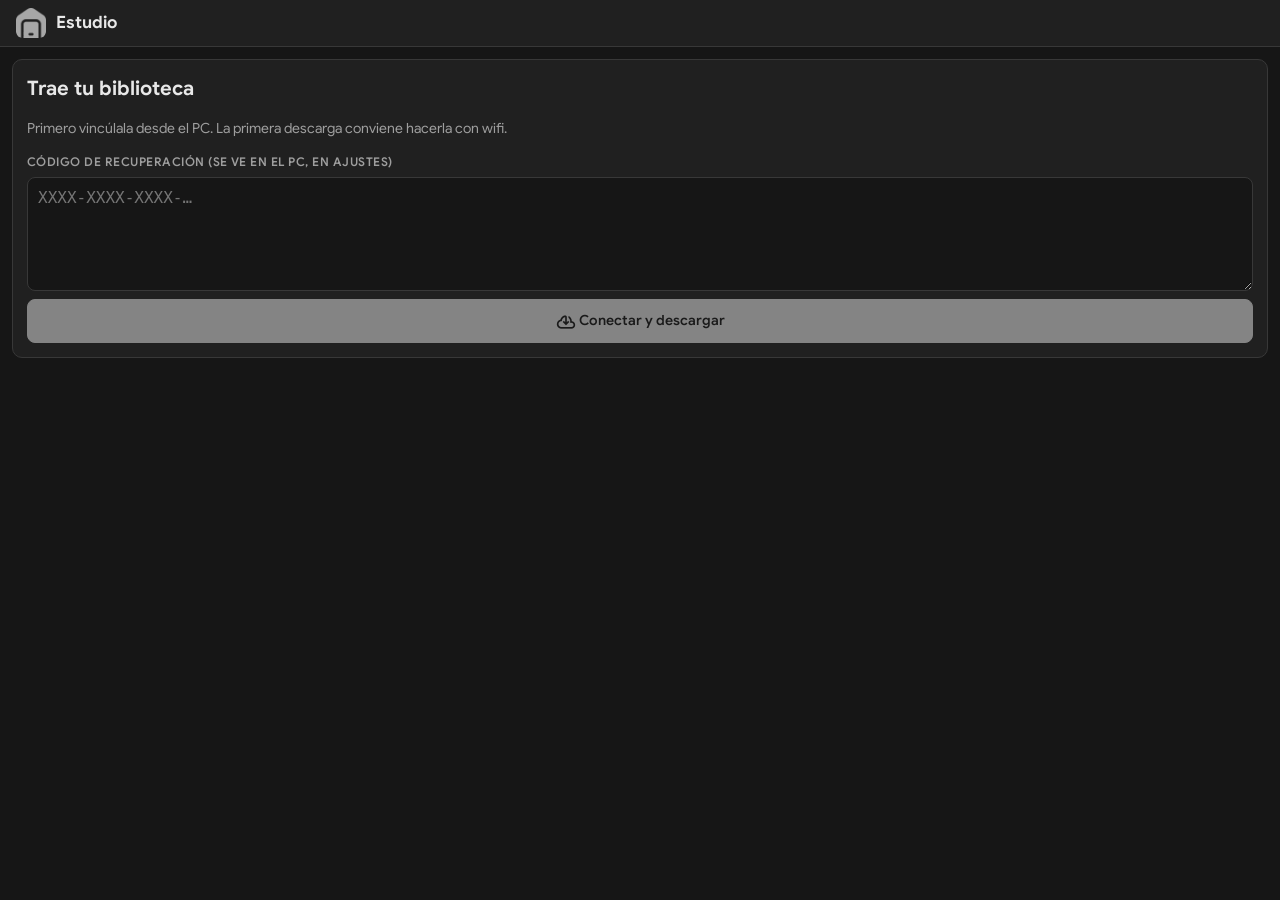
<file: index.html>
<!doctype html>
<html lang="es" data-theme="dark">
<head>
  <meta charset="utf-8" />
  <meta name="viewport" content="width=device-width, initial-scale=1, viewport-fit=cover" />
  <meta http-equiv="Content-Security-Policy" content="default-src 'self'; script-src 'self' https://accounts.google.com/gsi/client; connect-src 'self' https://www.googleapis.com https://accounts.google.com/gsi/; frame-src https://accounts.google.com/gsi/; style-src 'self' 'unsafe-inline' https://accounts.google.com/gsi/style; img-src 'self' blob: data:; font-src 'self'" />
  <meta name="referrer" content="strict-origin-when-cross-origin" />
  <meta name="apple-mobile-web-app-capable" content="yes" />
  <meta name="apple-mobile-web-app-title" content="Estudio" />
  <meta name="theme-color" content="#202020" />
  <title>Estudio</title>
  <link rel="manifest" href="./manifest.webmanifest" />
  <link rel="apple-touch-icon" href="./icono.png" />
  <script type="module" crossorigin src="./app.js"></script>
  <link rel="stylesheet" crossorigin href="./app.css">
</head>
<body>
  <div id="root"></div>
</body>
</html>
</file>
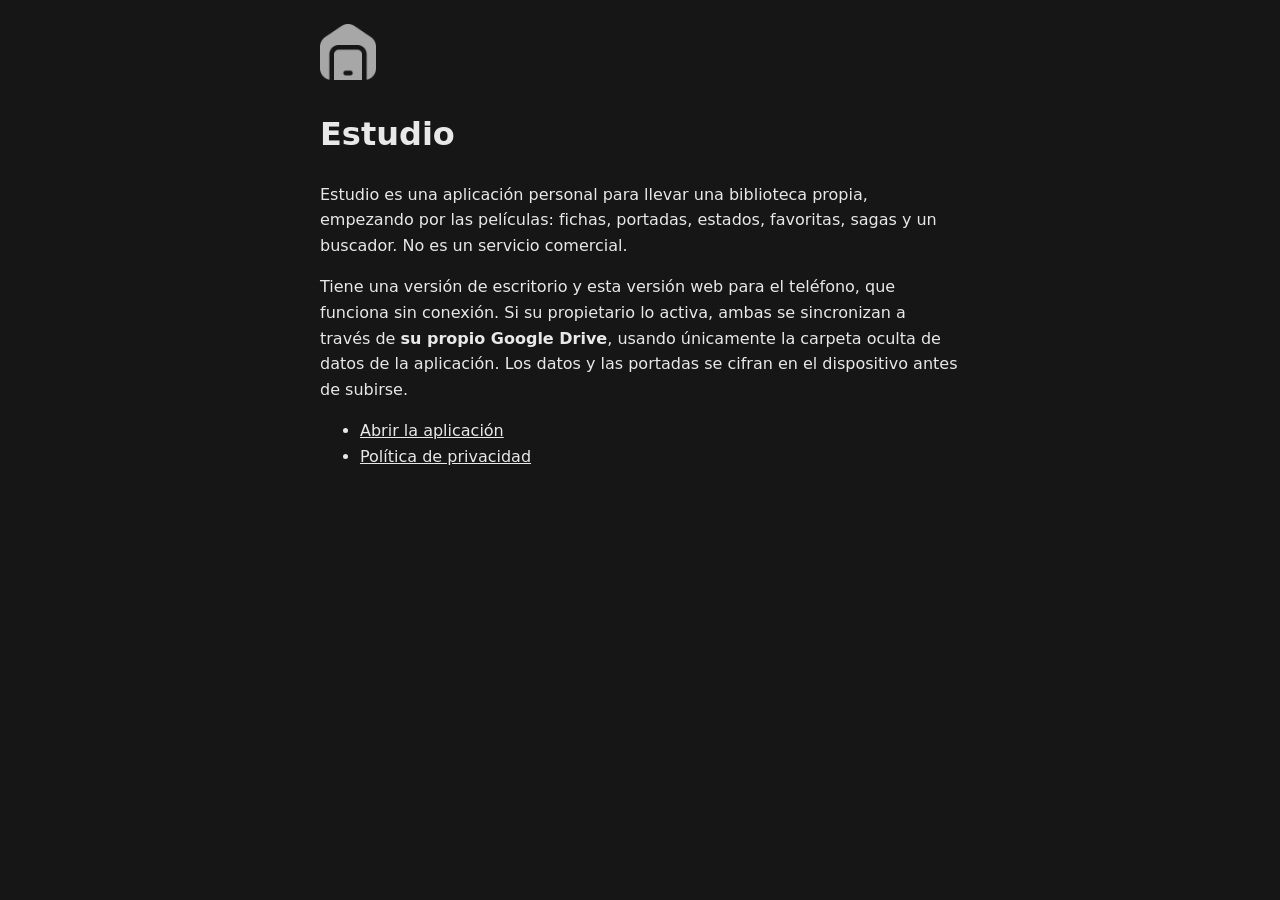
<file: acerca.html>
<!doctype html>
<html lang="es">
<head>
  <meta charset="utf-8">
  <meta name="viewport" content="width=device-width, initial-scale=1">
  <title>Estudio · Acerca de</title>
  <style>
    body { margin: 0 auto; max-width: 640px; padding: 24px 16px; background: #161616; color: #e8e8e8; font: 16px/1.6 system-ui, sans-serif; }
    a { color: #e8e8e8; }
    img { width: 56px; height: 56px; }
  </style>
</head>
<body>
  <img src="icono.png" alt="">
  <h1>Estudio</h1>
  <p>Estudio es una aplicación personal para llevar una biblioteca propia, empezando por las películas: fichas, portadas, estados, favoritas, sagas y un buscador. No es un servicio comercial.</p>
  <p>Tiene una versión de escritorio y esta versión web para el teléfono, que funciona sin conexión. Si su propietario lo activa, ambas se sincronizan a través de <strong>su propio Google Drive</strong>, usando únicamente la carpeta oculta de datos de la aplicación. Los datos y las portadas se cifran en el dispositivo antes de subirse.</p>
  <ul>
    <li><a href="./">Abrir la aplicación</a></li>
    <li><a href="privacidad.html">Política de privacidad</a></li>
  </ul>
</body>
</html>
</file>
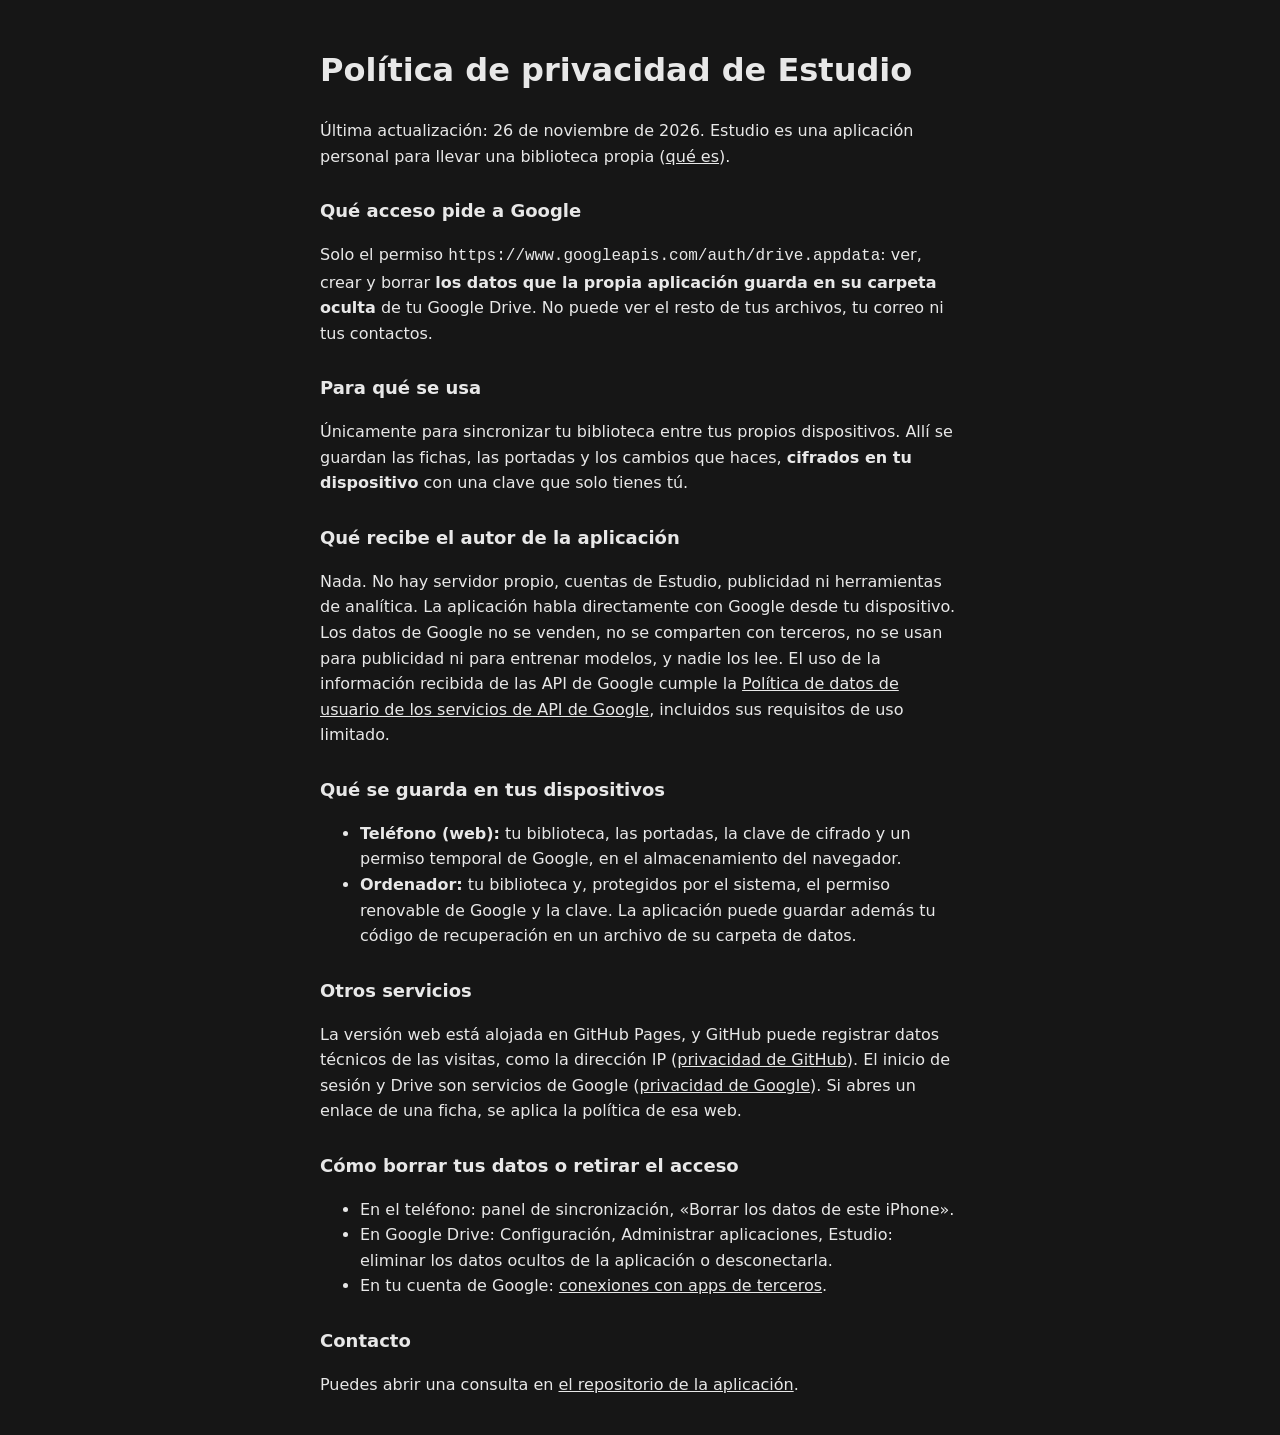
<file: privacidad.html>
<!doctype html>
<html lang="es">
<head>
  <meta charset="utf-8">
  <meta name="viewport" content="width=device-width, initial-scale=1">
  <title>Estudio · Política de privacidad</title>
  <style>
    body { margin: 0 auto; max-width: 640px; padding: 24px 16px; background: #161616; color: #e8e8e8; font: 16px/1.6 system-ui, sans-serif; }
    a { color: #e8e8e8; }
    h2 { font-size: 18px; margin-top: 28px; }
  </style>
</head>
<body>
  <h1>Política de privacidad de Estudio</h1>
  <p>Última actualización: 26 de noviembre de 2026. Estudio es una aplicación personal para llevar una biblioteca propia (<a href="acerca.html">qué es</a>).</p>

  <h2>Qué acceso pide a Google</h2>
  <p>Solo el permiso <code>https://www.googleapis.com/auth/drive.appdata</code>: ver, crear y borrar <strong>los datos que la propia aplicación guarda en su carpeta oculta</strong> de tu Google Drive. No puede ver el resto de tus archivos, tu correo ni tus contactos.</p>

  <h2>Para qué se usa</h2>
  <p>Únicamente para sincronizar tu biblioteca entre tus propios dispositivos. Allí se guardan las fichas, las portadas y los cambios que haces, <strong>cifrados en tu dispositivo</strong> con una clave que solo tienes tú.</p>

  <h2>Qué recibe el autor de la aplicación</h2>
  <p>Nada. No hay servidor propio, cuentas de Estudio, publicidad ni herramientas de analítica. La aplicación habla directamente con Google desde tu dispositivo. Los datos de Google no se venden, no se comparten con terceros, no se usan para publicidad ni para entrenar modelos, y nadie los lee. El uso de la información recibida de las API de Google cumple la <a href="https://developers.google.com/terms/api-services-user-data-policy">Política de datos de usuario de los servicios de API de Google</a>, incluidos sus requisitos de uso limitado.</p>

  <h2>Qué se guarda en tus dispositivos</h2>
  <ul>
    <li><strong>Teléfono (web):</strong> tu biblioteca, las portadas, la clave de cifrado y un permiso temporal de Google, en el almacenamiento del navegador.</li>
    <li><strong>Ordenador:</strong> tu biblioteca y, protegidos por el sistema, el permiso renovable de Google y la clave. La aplicación puede guardar además tu código de recuperación en un archivo de su carpeta de datos.</li>
  </ul>

  <h2>Otros servicios</h2>
  <p>La versión web está alojada en GitHub Pages, y GitHub puede registrar datos técnicos de las visitas, como la dirección IP (<a href="https://docs.github.com/es/site-policy/privacy-policies/github-general-privacy-statement">privacidad de GitHub</a>). El inicio de sesión y Drive son servicios de Google (<a href="https://policies.google.com/privacy?hl=es">privacidad de Google</a>). Si abres un enlace de una ficha, se aplica la política de esa web.</p>

  <h2>Cómo borrar tus datos o retirar el acceso</h2>
  <ul>
    <li>En el teléfono: panel de sincronización, «Borrar los datos de este iPhone».</li>
    <li>En Google Drive: Configuración, Administrar aplicaciones, Estudio: eliminar los datos ocultos de la aplicación o desconectarla.</li>
    <li>En tu cuenta de Google: <a href="https://myaccount.google.com/connections">conexiones con apps de terceros</a>.</li>
  </ul>

  <h2>Contacto</h2>
  <p>Puedes abrir una consulta en <a href="https://github.com/bellum181988/estudio-web/issues">el repositorio de la aplicación</a>.</p>
</body>
</html>
</file>
<file: app.css>
@font-face{font-family:Google Sans;font-style:normal;font-display:swap;font-weight:400;src:url(./google-sans-latin-400-normal.woff2)format("woff2"),url(./google-sans-latin-400-normal.woff)format("woff")}@font-face{font-family:Google Sans;font-style:normal;font-display:swap;font-weight:500;src:url(./google-sans-latin-500-normal.woff2)format("woff2"),url(./google-sans-latin-500-normal.woff)format("woff")}@font-face{font-family:Google Sans;font-style:normal;font-display:swap;font-weight:600;src:url(./google-sans-latin-600-normal.woff2)format("woff2"),url(./google-sans-latin-600-normal.woff)format("woff")}@font-face{font-family:Google Sans;font-style:normal;font-display:swap;font-weight:700;src:url(./google-sans-latin-700-normal.woff2)format("woff2"),url(./google-sans-latin-700-normal.woff)format("woff")}@font-face{font-family:Google Sans;font-style:normal;font-display:swap;font-weight:400;src:url(./google-sans-latin-ext-400-normal.woff2)format("woff2"),url(./google-sans-latin-ext-400-normal.woff)format("woff")}@font-face{font-family:Google Sans;font-style:normal;font-display:swap;font-weight:700;src:url(./google-sans-latin-ext-700-normal.woff2)format("woff2"),url(./google-sans-latin-ext-700-normal.woff)format("woff")}@font-face{font-family:Material Symbols Outlined;font-style:normal;font-display:swap;font-weight:400;src:url(./material-symbols-outlined-latin-400-normal.woff2)format("woff2"),url(./material-symbols-outlined-latin-400-normal.woff)format("woff")}:root{--bg:#161616;--panel:#202020;--panel-2:#292929;--panel-3:#333;--border:#383838;--border-2:#4a4a4a;--text:#e8e8e8;--muted:#9e9e9e;--accent:#e8e8e8;--accent-2:#fff;--accent-fg:#161616;--ok:#81c995;--warn:#fdd663;--danger:#f28b82;--radius:10px;--muted-2:#c4c7cc;--ev-text:#fff;--ok-bg:#1b2b21;--ok-border:#2f5c3d;--warn-bg:#2c2818;--warn-border:#5c5122;--danger-bg:#2e1d1c;--danger-border:#6b3a37;--danger-text:#f6b3ad;--orange:#f6a04d;--orange-bg:#2d2216;--orange-border:#6b4a22;--today-bg:#ffffff0d;--focus-ring:#e8eaed40;--bg-hover:#ffffff14;--thumb-a:#ffffff24;--thumb-b:#ffffff47;--thumb-c:#ffffff73;--lightningcss-light: ;--lightningcss-dark:initial;color-scheme:dark}:root[data-theme=light]{--bg:#f1f1ef;--panel:#fff;--panel-2:#f4f4f2;--panel-3:#e9e9e6;--border:#dcdcd8;--border-2:#bdbdb8;--text:#1f1f1f;--muted:#6a6a66;--accent:#1f1f1f;--accent-2:#000;--accent-fg:#fff;--ok:#137333;--warn:#8a5a00;--danger:#c5221f;--muted-2:#55554f;--ev-text:#000;--ok-bg:#e6f4ea;--ok-border:#a8d5b5;--warn-bg:#fef7e0;--warn-border:#ecd48a;--danger-bg:#fce8e6;--danger-border:#f0b4ae;--danger-text:#a50e0e;--orange:#b45309;--orange-bg:#fff1e0;--orange-border:#f0c48f;--today-bg:#0000000a;--focus-ring:#1f1f1f2e;--bg-hover:#0000000f;--thumb-a:#0003;--thumb-b:#00000052;--thumb-c:#00000080;--lightningcss-light:initial;--lightningcss-dark: ;color-scheme:light}*{box-sizing:border-box}html,body,#root{height:100%;margin:0}body{background:var(--bg);color:var(--text);font:14px/1.5 Google Sans,Segoe UI,system-ui,sans-serif}button,input,select,textarea{font:inherit;color:inherit}.loading{height:100%;color:var(--muted);place-items:center;display:grid}.app{grid-template-columns:240px 1fr;height:100%;display:grid}.sidebar{background:var(--panel);border-right:1px solid var(--border);flex-direction:column;gap:16px;padding:18px 14px;display:flex}.brand{align-items:center;gap:10px;padding:0 6px;font-size:15px;font-weight:700;display:flex}.logo{object-fit:contain;border-radius:6px;flex:none;width:30px;height:30px}nav{flex-direction:column;gap:2px;display:flex}.nav-item{color:var(--muted);cursor:pointer;text-align:left;background:0 0;border:0;border-radius:8px;align-items:center;gap:10px;padding:9px 10px;display:flex}.nav-item:hover{background:var(--panel-2);color:var(--text)}.nav-item.on{background:var(--panel-2);color:var(--text);box-shadow:inset 3px 0 0 var(--accent)}.nav-icon{text-align:center;width:20px}.pill-alert{background:var(--danger);color:#fff;border-radius:999px;margin-left:auto;padding:0 7px;font-size:11px;font-weight:700}.sidebar-foot{margin-top:auto}.main{min-width:0;display:flex;position:relative;overflow:hidden}.pane{flex:1 1 0;align-self:stretch;min-width:0;overflow:auto}.page{max-width:1100px;padding:24px 28px}.calendar-page{flex-direction:column;gap:12px;max-width:none;height:100%;display:flex}.page-head{justify-content:space-between;align-items:center;display:flex}h1{margin:0 0 6px;font-size:22px}h2{margin:0;font-size:17px}.lead{max-width:70ch;margin-top:0}.btn{background:var(--panel-2);border:1px solid var(--border);cursor:pointer;border-radius:8px;padding:8px 14px}.btn:hover:not(:disabled){border-color:var(--border-2);background:var(--panel-3)}.btn:disabled{opacity:.5;cursor:default}.btn.primary{background:var(--accent);border-color:var(--accent);color:var(--accent-fg);font-weight:600}.btn.primary:hover:not(:disabled){background:var(--accent-2);border-color:var(--accent-2)}.btn.danger{color:var(--danger)}.btn.sm{padding:4px 10px;font-size:12px}.btn.wide{width:100%}.icon-btn{color:var(--muted);cursor:pointer;background:0 0;border:0;border-radius:6px;padding:4px 8px}.icon-btn:hover{color:var(--text);background:var(--panel-2)}.link{color:var(--accent);cursor:pointer;background:0 0;border:0;padding:0;text-decoration:underline}input,select,textarea{background:var(--bg);border:1px solid var(--border);border-radius:8px;width:100%;padding:8px 10px}input:focus,select:focus,textarea:focus{border-color:var(--accent);outline:none}input[type=checkbox]{width:auto}.row{align-items:center;gap:10px;display:flex}.row select{flex:none;width:150px}.grow{flex:1;min-width:0}.muted{color:var(--muted)}.small{font-size:12px}.block{display:block}.ellipsis{text-overflow:ellipsis;white-space:nowrap;overflow:hidden}code{background:var(--bg);word-break:break-all;border-radius:5px;padding:2px 6px}.badge{background:var(--panel-2);border:1px solid var(--border);white-space:nowrap;border-radius:999px;padding:2px 9px;font-size:11px;font-weight:600;display:inline-block}.st-scheduled{color:var(--muted-2);border-color:var(--border-2);background:var(--panel-2)}.st-publishing{color:var(--warn);border-color:var(--warn-border);background:var(--warn-bg)}.st-published{color:var(--ok);border-color:var(--ok-border);background:var(--ok-bg)}.st-failed{color:var(--danger);border-color:var(--danger-border);background:var(--danger-bg)}.st-missed{color:var(--muted)}.pf{border-radius:5px;flex:none;place-items:center;width:24px;height:20px;font-size:10px;font-style:normal;font-weight:800;display:inline-grid}.swatch{border-radius:50%;flex:none;width:10px;height:10px;display:inline-block}.swatch.tall{border-radius:3px;width:5px;height:36px}.calendar-wrap{background:var(--panel);border:1px solid var(--border);border-radius:var(--radius);--fc-border-color:var(--border);--fc-page-bg-color:transparent;--fc-neutral-bg-color:var(--panel-2);--fc-today-bg-color:var(--today-bg);--fc-button-text-color:var(--text);--fc-button-bg-color:var(--panel-2);--fc-button-border-color:var(--border);--fc-button-hover-bg-color:var(--panel-3);--fc-button-hover-border-color:var(--border-2);--fc-button-active-bg-color:var(--accent);--fc-button-active-border-color:var(--accent);--fc-now-indicator-color:var(--danger);flex:1;min-height:0;padding:14px}.fc .fc-toolbar-title{text-transform:none;font-size:18px}.fc .fc-toolbar-title:first-letter{text-transform:uppercase}.fc .fc-col-header-cell-cushion,.fc .fc-daygrid-day-number{color:var(--text);text-decoration:none}.fc .fc-daygrid-day-number{font-size:12px}.fc-event{cursor:pointer;border-radius:6px}.ev{width:100%;color:var(--ev-text);align-items:center;gap:6px;padding:1px 5px;font-size:12px;display:flex;overflow:hidden}.ev-time{opacity:.85;flex:none}.ev-title{text-overflow:ellipsis;white-space:nowrap;flex:1;font-weight:600;overflow:hidden}.ev-dots{flex:none;gap:3px;display:flex}.dot{border:1.5px solid #ffffffd9;border-radius:50%;width:8px;height:8px}.dot-published{box-shadow:0 0 0 2px var(--ok)}.dot-failed,.dot-missed{box-shadow:0 0 0 2px var(--danger)}.ev-published{opacity:.55}.banner{background:var(--panel-2);border:1px solid var(--border-2);border-radius:var(--radius);padding:10px 14px}.warn-box{background:var(--warn-bg);border:1px solid var(--warn-border);border-radius:8px;padding:10px 12px;font-size:13px}.cards{flex-direction:column;gap:16px;margin-top:16px;display:flex}.card{background:var(--panel);border:1px solid var(--border);border-radius:var(--radius);margin-bottom:14px;padding:16px}.cards .card{margin-bottom:0}.card-head{align-items:center;gap:14px;margin-bottom:10px;display:flex}.inline-input{background:0 0;border-color:#0000;max-width:280px;font-size:16px;font-weight:700}.inline-input:hover{border-color:var(--border)}.swatches{gap:6px;margin-left:auto;display:flex}.swatch-btn{cursor:pointer;border:2px solid #0000;border-radius:50%;width:18px;height:18px}.swatch-btn.on{border-color:#fff}.acc-list{flex-direction:column;gap:6px;margin:0 0 12px;padding:0;list-style:none;display:flex}.acc-list li{background:var(--panel-2);border-radius:8px;align-items:center;gap:10px;padding:7px 10px;display:flex}.add-row{margin:12px 0}.empty{border:1px dashed var(--border);border-radius:var(--radius);text-align:center;color:var(--muted);padding:30px}.empty-inline{color:var(--muted)}.switch-row{cursor:pointer;align-items:flex-start;gap:12px;display:flex}.switch-row input{margin-top:4px}.tabs{gap:6px;margin:14px 0;display:flex}.tab{border:1px solid var(--border);color:var(--muted);cursor:pointer;background:0 0;border-radius:999px;padding:6px 14px}.tab.on{background:var(--panel-2);color:var(--text);border-color:var(--accent)}.count{opacity:.7;margin-left:4px}.post-list{flex-direction:column;gap:8px;margin:0;padding:0;list-style:none;display:flex}.post-list li{background:var(--panel);border:1px solid var(--border);border-radius:var(--radius);cursor:pointer;align-items:center;gap:14px;padding:10px 14px;display:flex}.post-list li:hover{border-color:var(--border-2);background:var(--panel-2)}.post-title{font-weight:600}.chips{flex-wrap:wrap;gap:6px;display:flex}.overlay{z-index:50;background:#000000a6;place-items:center;display:grid;position:fixed;inset:0}.modal{background:var(--panel);border:1px solid var(--border);border-radius:14px;flex-direction:column;width:min(680px,94vw);max-height:92vh;display:flex;box-shadow:0 20px 60px #00000080}.modal header,.modal footer{align-items:center;gap:10px;padding:14px 18px;display:flex}.modal header{border-bottom:1px solid var(--border);justify-content:space-between}.modal footer{border-top:1px solid var(--border)}.modal-body{flex-direction:column;gap:14px;padding:16px 18px;display:flex;overflow:auto}.field{flex-direction:column;gap:6px;display:flex}.field>span:first-child{color:var(--muted);text-transform:uppercase;letter-spacing:.04em;font-size:12px;font-weight:600}textarea{resize:vertical}.mv-pick{gap:8px;display:flex}.mv-pick input{cursor:pointer;text-overflow:ellipsis;flex:1;min-width:0}.warn{color:var(--warn)}.error{background:var(--danger-bg);border:1px solid var(--danger-border);color:var(--danger-text);border-radius:8px;margin-top:8px;padding:8px 12px}.store-group{margin-bottom:8px}.store-group-head{align-items:center;gap:8px;margin-bottom:6px;display:flex}.chip{background:var(--bg);border:1.5px solid var(--border);cursor:pointer;opacity:.6;border-radius:999px;align-items:center;gap:7px;padding:4px 12px 4px 6px;display:inline-flex}.chip.on{opacity:1;background:var(--panel-2)}.chip.locked{cursor:default}.targets{flex-direction:column;gap:6px;margin:0;padding:0;list-style:none;display:flex}.targets li{background:var(--panel-2);border-radius:8px;flex-wrap:wrap;align-items:center;gap:10px;padding:7px 10px;display:flex}.err-line{color:var(--danger-text);flex-basis:100%;font-size:12px}.sidebar-foot{flex-direction:column;align-items:flex-start;gap:6px;display:flex}.banner-error{background:var(--danger-bg);border-color:var(--danger-border);color:var(--danger-text);margin:16px 28px 0}.ok-text{color:var(--ok)}.progress{background:var(--bg);border-radius:999px;height:6px;overflow:hidden}.progress>div{background:var(--accent);height:100%;transition:width .2s}.ssh-grid{grid-template-columns:1fr 1fr;gap:12px;margin-top:14px;display:grid}.ssh-key{grid-column:1/-1}.ssh-key .row input{flex:1}.note-line{color:var(--warn);flex-basis:100%;font-size:12px}.manual-panel{background:var(--bg);border:1px solid var(--border);border-radius:8px;flex-basis:100%;padding:10px 14px}.manual-panel ol{flex-direction:column;gap:10px;margin:0;padding-left:20px;display:flex}.dot-manual{box-shadow:0 0 0 2px var(--warn)}.meta-panel{border-top:1px solid var(--border);margin-top:4px;padding-top:10px}.meta-toggle{color:var(--text);font-weight:600;text-decoration:none}.meta-body{margin-top:10px}.meta-steps{margin-top:12px}.meta-steps ol{margin:6px 0 8px;padding-left:20px;line-height:1.7}.meta-pages{flex-direction:column;gap:4px;margin:12px 0 0;padding:0;list-style:none;display:flex}select.assign{width:auto;max-width:200px;padding:4px 8px}.fc .fc-button-primary:not(:disabled).fc-button-active,.fc .fc-button-primary:not(:disabled):active{color:var(--accent-fg)}.fc .fc-button-primary:focus{box-shadow:0 0 0 2px var(--focus-ring)}.msym{letter-spacing:normal;text-transform:none;white-space:nowrap;word-wrap:normal;font-feature-settings:"liga";-webkit-font-feature-settings:"liga";-webkit-font-smoothing:antialiased;vertical-align:middle;-webkit-user-select:none;user-select:none;direction:ltr;flex:none;font-family:Material Symbols Outlined;font-size:20px;font-style:normal;font-weight:400;line-height:1;display:inline-block}.btn.wide{justify-content:center;align-items:center;gap:8px;display:flex}.icon-btn,.nav-icon{justify-content:center;align-items:center;display:inline-flex}.meta-toggle,.chip{align-items:center}.meta-toggle{gap:4px;display:inline-flex}.launcher{border-top:1px solid var(--border);flex-direction:column;gap:6px;min-height:0;padding-top:12px;display:flex}.launcher-head{letter-spacing:.06em;text-transform:uppercase;color:var(--muted);justify-content:space-between;align-items:center;padding:0 4px 0 10px;font-size:11px;font-weight:600;display:flex}.launcher-empty{color:var(--muted);padding:4px 10px;font-size:12px}.launcher-list{flex-direction:column;gap:2px;max-height:34vh;margin:0;padding:0;list-style:none;display:flex;overflow-y:auto}.launch-row{width:100%;color:var(--text);cursor:pointer;text-align:left;background:0 0;border:0;border-radius:8px;align-items:center;gap:10px;padding:8px 10px;display:flex}.launch-row:hover:not(:disabled){background:var(--panel-2)}.launch-row:disabled{opacity:.6;cursor:default}.launch-state{color:var(--muted);font-size:12px}.open-dot{background:var(--ok);border-radius:50%;flex:none;width:8px;height:8px;box-shadow:0 0 0 3px #81c99533}.vpn-status{color:var(--muted);align-items:center;gap:6px;padding:4px 10px;font-size:12px;display:flex}.vpn-status.on{color:var(--ok)}.launcher-msg{padding:4px 10px;font-size:12px;line-height:1.4}.bad-text{color:var(--danger-text)}.vpn-toggle{color:var(--muted);cursor:pointer;align-items:center;gap:6px;font-size:12px;display:inline-flex}.sidebar{overflow-y:auto}.library{border:1px solid var(--border);background:var(--bg);border-radius:8px;overflow:hidden}.library-head{border-bottom:1px solid var(--border);align-items:center;gap:4px;padding:6px 8px 6px 12px;display:flex}.library-empty{color:var(--muted);padding:16px 14px;font-size:13px}.library-list{max-height:230px;margin:0;padding:4px;list-style:none;overflow-y:auto}.library-row{width:100%;color:var(--text);cursor:pointer;text-align:left;background:0 0;border:0;border-radius:6px;align-items:center;gap:10px;padding:8px 10px;display:flex}.library-row:hover{background:var(--panel-2)}.badge-btn{font:inherit;cursor:pointer;font-size:11px;font-weight:600}.badge-btn:hover{filter:brightness(1.2)}.side-notice{border:1px solid var(--danger-border);background:var(--danger-bg);color:var(--danger-text);border-radius:8px;margin:-6px 2px 0;padding:8px 10px;font-size:12px;line-height:1.4}.icon-btn.danger:hover{color:var(--danger)}.color-pick{color:var(--muted);cursor:pointer;align-items:center;gap:8px;margin-left:auto;font-size:13px;display:inline-flex}.color-pick input[type=color]{border:1px solid var(--border-2);cursor:pointer;background:0 0;border-radius:6px;width:34px;height:26px;padding:0}.color-pick input[type=color]::-webkit-color-swatch-wrapper{padding:2px}.color-pick input[type=color]::-webkit-color-swatch{border:0;border-radius:4px}.add-row{align-items:stretch}.add-row .btn{white-space:nowrap;flex:none;padding-left:20px;padding-right:20px}.card-head.collapsed{margin-bottom:0}.card-head>.icon-btn:first-child{margin-left:-8px}.sidebar-foot .foot-nav{align-self:stretch}.store-title{font-size:16px}.supplier-row{cursor:pointer;align-items:center;gap:10px;display:flex}.supplier-row:hover{background:var(--panel-2)}.add-row .supplier-name{flex:none;width:220px}.pf-img{object-fit:contain;vertical-align:middle;border-radius:6px;flex:none;display:inline-block}.badge .pf-img{vertical-align:-3px;margin-right:2px}.store-tag{vertical-align:1px;border:1px solid;border-radius:999px;margin-left:10px;padding:1px 8px;font-size:11px;font-weight:600;display:inline-block}.orders-page{max-width:none}.chrome-tabs{border-bottom:1px solid var(--border);scrollbar-width:none;align-items:flex-end;gap:2px;margin-top:10px;padding:0 6px;display:flex;overflow:auto hidden}.chrome-tabs::-webkit-scrollbar{display:none}.chrome-tab{max-width:180px;color:var(--muted);cursor:pointer;white-space:nowrap;background:0 0;border:1px solid #0000;border-bottom:0;border-radius:8px 8px 0 0;flex:none;align-items:center;gap:7px;margin-bottom:-1px;padding:5px 13px;font-size:12.5px;display:inline-flex;position:relative}.chrome-tab:hover{background:var(--panel);color:var(--text)}.chrome-tab.on{background:var(--panel);border-color:var(--border);color:var(--text);font-weight:600}.chrome-tab .swatch{width:8px;height:8px}.orders-sheet{background:var(--panel);border:1px solid var(--border);border-radius:0 0 var(--radius) var(--radius);border-top:0;padding:10px 10px 12px}.orders-bar{color:var(--muted);flex-wrap:wrap;align-items:center;gap:22px;padding:2px 4px 10px;font-size:13px;display:flex}.orders-bar b{color:var(--text)}.orders-bar b.pos{color:var(--ok)}.orders-bar b.neg{color:var(--danger)}.orders-bar .save-state,.brand .side-toggle{margin-left:auto}.app{transition:grid-template-columns .15s}.app.collapsed{grid-template-columns:64px 1fr}.collapsed .sidebar{align-items:center;padding:18px 8px;overflow:hidden}.collapsed .brand{flex-direction:column;gap:8px;padding:0}.collapsed .brand .side-toggle{margin-left:0}.collapsed .brand-text,.collapsed .btn-label,.collapsed .nav-label,.collapsed .launcher-head span,.collapsed .launch-row .grow,.collapsed .launch-state,.collapsed .launcher-empty,.collapsed .launcher-msg,.collapsed .vpn-text,.collapsed .status-text,.collapsed .side-notice{display:none}.collapsed .sidebar .btn.wide{justify-content:center;width:44px;padding:9px 0}.collapsed nav,.collapsed .launcher,.collapsed .sidebar-foot{align-items:center;width:100%}.collapsed .nav-item{justify-content:center;width:100%;padding:9px 0;position:relative}.collapsed .pill-alert{margin:0;padding:0 5px;font-size:10px;position:absolute;top:1px;right:6px}.collapsed .launcher-head{justify-content:center}.collapsed .launch-row{justify-content:center;gap:4px;padding-left:0;padding-right:0}.collapsed .vpn-status{justify-content:center}.collapsed .badge-btn{border-radius:50%;min-width:14px;min-height:14px;padding:0}.nav-row{position:relative}.nav-row .nav-item{width:100%}.drag-handle{color:var(--muted);cursor:grab;border-radius:6px;justify-content:center;align-items:center;padding:2px;display:none;position:absolute;top:50%;right:4px;transform:translateY(-50%)}.drag-handle:hover{color:var(--text);background:var(--panel-3)}.drag-handle:active{cursor:grabbing}.nav-row:hover .drag-handle{display:inline-flex}.nav-row .pill-alert{margin-right:20px}.nav-row.dragging{opacity:.4}.nav-row.drop-before:before,.nav-row.drop-after:after{content:"";background:var(--accent);z-index:2;border-radius:2px;height:2px;position:absolute;left:4px;right:4px}.nav-row.drop-before:before{top:-2px}.nav-row.drop-after:after{bottom:-2px}.collapsed .drag-handle,.collapsed .nav-row:hover .drag-handle{display:none}.collapsed .nav-row{width:100%}.orders-bar{gap:12px}.bar-actions{flex-wrap:wrap;align-items:center;gap:6px;display:flex}.bar-actions .btn{align-items:center;gap:5px;display:inline-flex}.bar-actions .btn.on{background:var(--panel-3)}.bar-sep{background:var(--border-2);width:1px;height:18px;margin:0 4px}.orders-sheet.fs{z-index:60;background:var(--bg);border:0;border-radius:0;flex-direction:column;padding:10px 14px 14px;display:flex;position:fixed;inset:0}.embed-host{background:#fff;border-radius:6px;height:calc(100vh - 215px);min-height:420px;overflow:hidden}.embed-host webview{width:100%;height:100%;display:flex}.orders-sheet.embed.fs .embed-host{flex:1;height:auto;min-height:0}.sheet-switch{justify-content:flex-end;padding:0 4px 8px;display:flex}.sheet-link-form{border:1px solid var(--border-2);background:var(--panel-2);border-radius:8px;flex-direction:column;gap:8px;margin:12px 4px;padding:14px;display:flex}.sheet-link-form .row input{flex:1}.page.embed-page,.embed-page .page-head,.embed-page .orders-sheet{width:100%;max-width:none;margin-left:0;margin-right:0}.embed-page .chrome-tabs{border-bottom:0}.embed-page .orders-sheet{border-top:1px solid var(--border);border-radius:var(--radius);margin-top:0}.embed-page .embed-host{height:calc(100vh - 175px)}.save-state{color:var(--muted);font-size:12px}.ped-page{max-width:none}.ped{grid-template-columns:380px minmax(0,1fr);align-items:start;gap:18px;margin-top:16px;display:grid}.ped-list{flex-direction:column;gap:10px;display:flex;position:sticky;top:0}.ped-items{flex-direction:column;gap:6px;max-height:calc(100vh - 230px);display:flex;overflow-y:auto}.ped-none{padding:8px 4px}.ped-item{text-align:left;background:var(--panel);border:1px solid var(--border);border-radius:var(--radius);color:var(--text);cursor:pointer;flex-direction:column;gap:4px;padding:10px 12px;display:flex}.ped-item:hover{border-color:var(--border-2)}.ped-item.on{background:var(--panel-2);border-color:var(--accent)}.ped-item-top{justify-content:space-between;align-items:center;gap:8px;display:flex}.ped-item-top b{text-overflow:ellipsis;white-space:nowrap;overflow:hidden}.ped-item-sub{color:var(--muted);-webkit-line-clamp:2;-webkit-box-orient:vertical;font-size:12px;display:-webkit-box;overflow:hidden}.ped-item-store{color:var(--muted);align-items:center;gap:6px;font-size:11px;display:inline-flex}.ped-status{color:var(--muted);flex:none;display:inline-flex}.ped-status.s-draft,.ped-seg .s-draft.on{color:var(--warn)}.ped-status.s-ready,.ped-seg .s-ready.on{color:var(--ok)}.ped-empty{color:var(--muted);text-align:center;background:var(--panel);border:1px dashed var(--border);border-radius:var(--radius);flex-direction:column;align-items:center;gap:8px;padding:60px 20px;display:flex}.ped-editor{--ped-accent:var(--border-2);background:var(--panel);border:1px solid var(--border);border-left:3px solid var(--ped-accent);border-radius:var(--radius);flex-direction:column;gap:18px;padding:18px 20px;display:flex}.ped-top{align-items:center;gap:12px;display:flex}.ped-name{background:0 0;border-color:#0000;margin-left:-8px;padding:4px 8px;font-size:20px;font-weight:700}.ped-name:hover{border-color:var(--border)}.ped-meta{grid-template-columns:repeat(auto-fit,minmax(190px,1fr));gap:12px;display:grid}.ped-seg{border:1px solid var(--border);border-radius:8px;display:flex;overflow:hidden}.ped-seg button{background:var(--bg);border:0;border-right:1px solid var(--border);color:var(--muted);cursor:pointer;font:inherit;flex:1;justify-content:center;align-items:center;gap:5px;padding:8px 6px;font-size:13px;display:inline-flex}.ped-seg button:last-child{border-right:0}.ped-seg button.on{background:var(--panel-3);color:var(--text)}.ped-flow{flex-direction:column;display:flex}.ped-step{gap:14px;display:flex}.ped-dot{background:var(--panel-3);border:1px solid var(--border-2);border-radius:50%;flex:none;place-items:center;width:26px;height:26px;margin-top:2px;font-size:12px;font-weight:700;display:grid;position:relative}.ped-step:not(:last-child) .ped-dot:after{content:"";background:var(--border-2);width:1px;height:100vh;max-height:80px;position:absolute;top:26px;left:50%;transform:translate(-50%)}.ped-step-body{flex:1;min-width:0;padding-bottom:16px}.ped-step-head{align-items:center;gap:10px;margin-bottom:6px;display:flex}.ped-spacer{flex:1}.ped-desc textarea,.ped-step-body textarea{line-height:1.45}.ped-tags{flex-wrap:wrap;gap:6px;margin-top:8px;display:flex}.ped-tag{font:inherit;color:var(--text);background:var(--panel-2);border:1px solid var(--border);cursor:pointer;border-radius:999px;padding:3px 10px;font-size:12px}.ped-tag:hover{border-color:var(--border-2)}.ped-tag.all{color:var(--muted);border-style:dashed}.ped-actions{border-top:1px solid var(--border);flex-wrap:wrap;align-items:center;gap:8px;padding-top:14px;display:flex}.ped-row{position:relative}.ped-row .ped-item{width:100%}.ped-row:hover .ped-handle{display:inline-flex}.ped-handle{top:auto;bottom:6px;right:8px;transform:none}.ped-row.dragging{opacity:.4}.ped-row.drop-before:before,.ped-row.drop-after:after{content:"";background:var(--accent);z-index:2;border-radius:2px;height:2px;position:absolute;left:4px;right:4px}.ped-row.drop-before:before{top:-4px}.ped-row.drop-after:after{bottom:-4px}.ped-item-store{flex-wrap:wrap;row-gap:2px}.ped-item-date{align-items:center;gap:3px;margin-left:auto;display:inline-flex}.ped-editor{flex-direction:row;align-items:flex-start;gap:22px}.ped-main{flex-direction:column;flex:1;gap:18px;min-width:0;display:flex}.ped-viewer{flex-direction:column;flex:none;gap:8px;width:300px;display:flex;position:sticky;top:0}.ped-viewer-head{align-items:center;gap:8px;display:flex}.ped-viewer-frame{border:1px solid var(--border);border-radius:var(--radius);background:#000;height:560px;overflow:hidden}.ped-viewer-frame webview{width:100%;height:100%;display:flex}@media (width<=1250px){.ped-editor{flex-direction:column}.ped-viewer{width:100%;max-width:320px;position:static}}.ped-item-right{flex:none;align-items:center;gap:8px;display:inline-flex}.ped-item-date{color:var(--muted);align-items:center;gap:3px;margin-left:0;font-size:11px;font-weight:400;display:inline-flex}.ped-rows{flex-direction:column;gap:8px;display:flex}.ped-prow{align-items:center;gap:10px;display:flex}.ped-prow input{flex:1;min-width:0}.ped-prow.views input{flex:none;width:130px}.ped-prow .pf-img{flex:none}.ped-phase{--ph:var(--muted);font:inherit;color:var(--ph);background:color-mix(in srgb, var(--ph) 14%, transparent);border:1px solid color-mix(in srgb, var(--ph) 45%, transparent);cursor:pointer;border-radius:999px;padding:4px 12px;font-size:12px;font-weight:700}.ped-phase.on{background:color-mix(in srgb, var(--ph) 28%, transparent)}.ped-diff{color:var(--muted);font-size:13px;font-weight:700}.ped-diff.up{color:var(--ok)}.ped-diff.down{color:var(--danger)}.ped-advice{--ph:var(--muted);background:var(--panel-2);border:1px solid var(--border);border-left:3px solid var(--ph);border-radius:8px;margin-top:10px;padding:12px 16px;font-size:13px;line-height:1.5}.ped-advice-head{align-items:center;gap:10px;display:flex}.ped-advice-title{text-transform:uppercase;letter-spacing:.04em;color:var(--muted);margin-top:8px;font-size:12px;font-weight:700}.ped-advice ol{margin:4px 0 0;padding-left:20px}.ped-advice p{margin:4px 0 0}.ped-top .ped-seg{flex:none;margin-left:auto}.ped-top .icon-btn:first-child{flex:none;margin-left:-6px}.ped-name{min-width:0}.ped-date{align-items:center;gap:6px;display:flex;position:relative}.ped-date-btn{background:var(--bg);border:1px solid var(--border);color:var(--text);font:inherit;cursor:pointer;text-align:left;border-radius:8px;flex:1;justify-content:space-between;align-items:center;gap:8px;padding:8px 10px;display:flex}.ped-date-btn:hover{border-color:var(--border-2)}.ped-date-input{opacity:0;pointer-events:none;border:0;width:100%;height:0;padding:0;position:absolute;bottom:0;left:0}.ped-item-phase{display:flex}.ped-phase.tag{cursor:default;padding:2px 10px;font-size:11px}.ped-item-store{padding-right:26px}.ped-item-date{margin-left:auto}.ped-prow.views{grid-template-columns:22px minmax(0,1fr) 130px 150px 100px;display:grid}.ped-prow.views input,.ped-prow.views .in-wrap input{width:100%}.ped-prow.views .ped-phase{justify-self:start}.ped-prow.head{text-transform:uppercase;letter-spacing:.04em;color:var(--muted);margin-bottom:-2px;font-size:11px;font-weight:600}.zoom-ctl{justify-content:space-between;align-items:center;gap:4px;width:100%;padding:2px 6px;display:flex}.zoom-val{color:var(--muted);font:inherit;cursor:pointer;background:0 0;border:0;border-radius:6px;flex:1;padding:4px 0;font-size:12px}.zoom-val:hover{color:var(--text);background:var(--panel-2)}.collapsed .zoom-ctl{flex-direction:column;padding:0}.collapsed .zoom-val{padding:2px 0;font-size:10px}.ped-items{margin:-5px 0;padding:5px 0;overflow-x:hidden}.ped-viewer-head{justify-content:space-between}.ped-viewer-tabs{gap:4px;display:inline-flex}.ped-viewer-tabs button{cursor:pointer;opacity:.55;background:0 0;border:1px solid #0000;border-radius:8px;padding:5px;display:inline-flex}.ped-viewer-tabs button:hover{opacity:1}.ped-viewer-tabs button.on{opacity:1;background:var(--bg-hover);border-color:var(--border)}.ped-items::-webkit-scrollbar{width:6px}.ped-items::-webkit-scrollbar-button{height:0;display:none}.ped-items::-webkit-scrollbar-track{background:0 0}.ped-items::-webkit-scrollbar-corner{background:0 0}.ped-items::-webkit-scrollbar-thumb{background:var(--thumb-a);border-radius:999px}.ped-items:hover::-webkit-scrollbar-thumb{background:var(--thumb-b)}.ped-items::-webkit-scrollbar-thumb:hover{background:var(--thumb-c)}.ped-items{padding-right:9px}.ped-cal{flex:none;height:calc(100vh - 190px);min-height:480px;margin-top:16px}.ev-store{border:1.5px solid #ffffffd9;width:8px;height:8px}.splitter{cursor:col-resize;background:var(--border);flex:none;width:6px;transition:background .15s}.splitter:hover{background:var(--border-2)}.split-shield{z-index:50;cursor:col-resize;position:absolute;inset:0}.pane-bar{z-index:5;background:var(--panel);border-bottom:1px solid var(--border);color:var(--muted);justify-content:space-between;align-items:center;padding:4px 8px 4px 16px;font-size:12px;display:flex;position:sticky;top:0}.nav-item.side{box-shadow:inset 0 0 0 1px var(--border-2)}.ctx-menu{z-index:1000;background:var(--panel-2);border:1px solid var(--border-2);border-radius:8px;flex-direction:column;min-width:200px;padding:4px;display:flex;position:fixed;box-shadow:0 8px 24px #00000073}.ctx-menu button{color:var(--text);font:inherit;text-align:left;cursor:pointer;background:0 0;border:0;border-radius:6px;align-items:center;gap:8px;padding:7px 10px;font-size:13px;display:flex}.ctx-menu button:hover:not(:disabled){background:var(--panel-3)}.ctx-menu button:disabled{color:var(--muted);opacity:.5;cursor:default}.canvas-page{height:100%;min-height:400px;position:relative}.canvas-page .excalidraw.theme--dark{--island-bg-color:#262626;--popup-secondary-bg-color:#222;--button-gray-1:#363636;--button-gray-2:#2a2a2a;--button-gray-3:#222;--focus-highlight-color:#bdbdbd;--select-highlight-color:#9e9e9e;--color-slider-track:#555;--color-selection:#9e9e9e;--color-primary:#d4d4d4;--color-primary-darker:#e0e0e0;--color-primary-darkest:#ececec;--color-primary-hover:#e0e0e0;--color-primary-light:#4a4a4a;--color-primary-light-darker:#404040;--color-logo-text:#e6e6e6;--color-surface-high:#343434;--color-surface-low:#262626;--color-surface-mid:#1c1c1c;--color-surface-lowest:#121212;--color-on-surface:#e6e6e6;--color-brand-hover:#e0e0e0;--color-brand-active:#ececec;--color-on-primary-container:#f0f0f0;--color-border-outline:#8f8f8f;--color-border-outline-variant:#464646;--color-surface-primary-container:#4a4a4a}.canvas-page .excalidraw.theme--dark.excalidraw .App-mobile-menu,.canvas-page .excalidraw.theme--dark.excalidraw .App-menu__left{--button-hover-bg:#3a3a3a;--button-bg:#343434}::-webkit-scrollbar{width:6px;height:6px}::-webkit-scrollbar-button{width:0;height:0;display:none}::-webkit-scrollbar-track{background:0 0}::-webkit-scrollbar-corner{background:0 0}::-webkit-scrollbar-thumb{background:var(--thumb-a);border-radius:999px}::-webkit-scrollbar-thumb:hover{background:var(--thumb-c)}.orders-list{flex-direction:column;gap:8px;display:flex}.order{border:1px solid var(--border);border-radius:var(--radius);background:var(--panel-2)}.order-head{width:100%;color:var(--text);font:inherit;text-align:left;cursor:pointer;background:0 0;border:0;align-items:center;gap:8px;padding:9px 12px;display:flex}.order-body{flex-direction:column;gap:16px;padding:4px 14px 14px;display:flex}.of-sec h4{text-transform:uppercase;letter-spacing:.04em;color:var(--muted);margin:0 0 8px;font-size:12px}.of-grid{grid-template-columns:repeat(auto-fit,minmax(200px,1fr));gap:10px;display:grid}.of{flex-direction:column;gap:3px;min-width:0;display:flex}.of.wide{grid-column:1/-1}.of>span{color:var(--muted);font-size:11px}.of-input{gap:6px;display:flex}.of-input input,.of-input textarea{flex:1;min-width:0}.of-check{flex-direction:row;align-items:center;gap:8px}.of-check>span{color:var(--text);font-size:13px}.of-calc{border:1px dashed var(--border-2);color:var(--muted);border-radius:8px;padding:7px 10px;font-weight:600}.of-calc.ok{color:var(--ok)}.of-calc.bad{color:var(--danger)}.of-sec-head{width:100%;color:var(--muted);cursor:pointer;text-align:left;background:0 0;border:0;align-items:center;gap:4px;margin-bottom:8px;padding:2px 0;display:flex}.of-sec-head:hover{color:var(--text)}.of-sec-head h4{margin:0}.of-input select{flex:1;min-width:0}.st-orange{color:var(--orange);border-color:var(--orange-border);background:var(--orange-bg)}.fee-cfg{flex-wrap:wrap;align-items:center;gap:6px;margin-bottom:12px;display:flex}.fee-cfg input{text-align:right;width:64px;padding:3px 8px}.store-totals{grid-template-columns:repeat(auto-fit,minmax(150px,1fr));gap:10px;margin:2px 0 14px;display:grid}.store-totals .of{justify-content:flex-end}.store-totals .of>span{align-items:flex-end;min-height:2.6em;line-height:1.25;display:flex}.store-totals{flex-wrap:wrap;display:flex}.store-totals .of{flex:auto}.store-totals .of>span{white-space:nowrap;min-height:0}.page.orders-wide{max-width:1500px}.of.of-check{align-self:end;align-items:center;min-height:38px}.of-pair{align-items:flex-end;gap:14px;min-width:0;display:flex}.of-pair>.of:not(.of-check){flex:1}.of-pair{grid-column:span 2}.of-pair>.of>span{white-space:nowrap}.of-box{background:var(--bg);border:1px solid var(--border);border-radius:8px;align-items:center;gap:12px;padding:0 10px 0 12px;display:flex}.of-box:focus-within{border-color:var(--accent)}.of-box-check{border-right:1px solid var(--border);color:var(--text);cursor:pointer;flex:none;align-self:stretch;align-items:center;gap:8px;padding-right:12px;font-size:13px;display:flex}.of-box input[type=datetime-local]{background:0 0;border:0;flex:1;min-width:0;padding-left:0}.of-box input[type=datetime-local]:focus{border:0;outline:none}.of.of-pair{flex-direction:column;align-items:stretch;gap:3px;display:flex}.of.of-pair>.of-box{width:100%}.of.of-pair{grid-column:auto}.of-box{gap:8px;padding:0 8px}.of-box-check{padding-right:8px}.of-box input[type=datetime-local]{padding-right:0;font-size:13px}.of-box input[type=date]{background:0 0;border:0;flex:1;min-width:0;padding-left:0;padding-right:0;font-size:13px}.of-box input[type=date]:focus{border:0;outline:none}.of-box input[type=text]{background:0 0;border:0;flex:1;min-width:0;padding-left:0;padding-right:0;font-size:13px}.of-box input[type=text]:focus{border:0;outline:none}.orders-list[hidden]{display:none}.order-title{flex:0 auto;min-width:0}.order-flag{flex:none;display:inline-flex}.order-flag.warn{color:var(--warn)}.order-flag.mail{color:var(--danger)}.order-flag-btn{border:1px solid var(--border);width:34px;height:30px;color:var(--muted);cursor:pointer;background:0 0;border-radius:8px;justify-content:center;align-items:center;display:inline-flex}.order-flag-btn:hover{border-color:var(--border-2)}.order-flag-btn.warn.on{color:var(--warn);border-color:var(--warn-border);background:var(--warn-bg)}.order-flag-btn.mail.on{color:var(--danger);border-color:var(--danger-border);background:var(--danger-bg)}.fee-cfg select{width:auto;padding:3px 8px}.acc-list li{flex-wrap:wrap}.acc-link{flex:1 0 100%;gap:8px;padding-top:2px;display:flex}.acc-link input{flex:1;min-width:0}.icon-btn.has-link{color:var(--ok)}.parent-card{flex-direction:column;gap:14px;display:flex}.parent-card .card-head h2,.parent-card .card-head .inline-input{font-weight:700}.sub-cards{margin-left:0}.sub-cards>.card{background:var(--panel-2)}.sub-cards .of-sec+.of-sec{margin-top:18px}.ped-pfdates{margin:10px 0 4px}.ped-pfdates>summary{cursor:pointer;color:var(--text-2,inherit);margin-bottom:8px;font-size:12px;font-weight:600}.ped-pfdate{flex-direction:column;align-items:stretch;gap:6px;display:flex}.ped-pfdate .field{flex:1;min-width:0}.pf-img.ev-pf{border-radius:3px;flex:none}.ev-pfs{align-items:center;gap:2px;display:inline-flex}.ped-pfdate>.pf-img{align-self:center;margin-bottom:0}.ev-pfs{margin-left:auto;padding-left:6px}.dp{z-index:1000;background:var(--panel-2);border:1px solid var(--border-2);border-radius:12px;width:280px;padding:12px;position:fixed;box-shadow:0 12px 32px #00000073}.dp-head{text-transform:capitalize;justify-content:space-between;align-items:center;margin-bottom:8px;display:flex}.dp-grid{grid-template-columns:repeat(7,1fr);gap:2px;display:grid}.dp-dow{text-align:center;color:var(--muted);padding:4px 0;font-size:11px;font-style:normal}.dp-day{height:32px;color:var(--text);font:inherit;cursor:pointer;background:0 0;border:0;border-radius:8px;font-size:13px}.dp-day:hover{background:var(--panel-3)}.dp-day.out{color:var(--muted);opacity:.55}.dp-day.today{box-shadow:inset 0 0 0 1px var(--border-2)}.dp-day.sel{background:var(--accent);color:var(--accent-fg);opacity:1;font-weight:700}.dp-time{border-top:1px solid var(--border);justify-content:center;align-items:center;gap:10px;margin:10px 0;padding-top:10px;display:flex}.dp-spin{flex-direction:column;align-items:center;display:flex}.dp-spin input{text-align:center;width:48px;padding:4px 0;font-size:18px;font-weight:600}.dp-foot{justify-content:space-between;gap:6px;display:flex}.di-btn{background:var(--bg);border:1px solid var(--border);width:100%;color:var(--text);font:inherit;cursor:pointer;text-align:left;border-radius:8px;justify-content:space-between;align-items:center;gap:8px;min-width:0;padding:8px 10px;display:flex}.di-btn:hover{border-color:var(--border-2)}.of-box .di-btn{background:0 0;border:0;padding:8px 0;font-size:13px}.ped-pfdates-title{margin-bottom:8px;font-size:12px;font-weight:600}.pf-state{background:var(--bg);border:1px solid var(--border);height:34px;color:var(--muted);font:inherit;cursor:pointer;border-radius:8px;flex:none;align-items:center;gap:5px;padding:0 9px;font-size:12px;display:inline-flex}.pf-state.s-scheduled{color:#6ea8fe}.pf-state.s-published{color:var(--ok)}.pf-mk{display:inline-flex;position:relative}.pf-mk>.pf-badge{background:var(--panel);border-radius:50%;display:inline-flex;position:absolute;bottom:-3px;right:-3px}.pf-mk>.pf-badge.s-scheduled{color:#6ea8fe}.pf-mk>.pf-badge.s-published{color:var(--ok)}.pf-mk.s-pending>img{opacity:.4}.pf-chip.s-pending{color:var(--muted)}.pf-chip.s-pending>img{opacity:.45}.pf-chip.s-scheduled .msym{color:#6ea8fe}.pf-chip.s-published .msym{color:var(--ok)}.pf-col{flex-direction:column;flex:1;gap:6px;min-width:0;display:flex}.pf-col .pf-state{justify-content:center;width:100%;height:30px}.pf-col .ped-date-btn>span{white-space:nowrap;text-overflow:ellipsis;overflow:hidden}.ped-viewer-ig{text-align:center;flex-direction:column;justify-content:center;align-items:center;gap:12px;height:100%;min-height:260px;padding:20px;display:flex}.fc .fc-popover{background:var(--panel-2);border:1px solid var(--border-2);z-index:60;border-radius:10px;overflow:hidden;box-shadow:0 12px 32px #00000073}.fc .fc-popover-header{background:var(--panel-3);color:var(--text)}.fc .fc-popover-body{background:var(--panel-2);max-height:320px;overflow-y:auto}.ped-item-pfs{border-top:1px solid var(--border);grid-template-columns:repeat(4,1fr);gap:6px;margin-top:6px;padding-top:6px;display:grid}.ped-pf{align-items:center;gap:6px;min-width:0;display:flex}.ped-pf-when{color:var(--muted);white-space:nowrap;font-size:12px;line-height:1.25}.ped-pf.s-scheduled .ped-pf-when{color:#6ea8fe}.ped-pf.s-published .ped-pf-when{color:var(--ok)}.ped-linkrow{align-items:center;gap:6px;display:flex}.ped-linkrow input{flex:1;min-width:0}.in-wrap{flex:1;align-items:center;min-width:0;display:flex;position:relative}.in-wrap input{width:100%;padding-right:40px}.in-wrap .icon-btn{position:absolute;top:50%;right:4px;transform:translateY(-50%)}.mv-groups{flex-direction:column;gap:12px;margin-top:16px;display:flex}.mv-group>summary,.mv-row>summary{cursor:pointer;-webkit-user-select:none;user-select:none;align-items:center;gap:8px;list-style:none;display:flex}.mv-group>summary::-webkit-details-marker{display:none}.mv-row>summary::-webkit-details-marker{display:none}.mv-chevron{color:var(--muted);transition:transform .15s;display:inline-flex}details[open]>summary>.mv-chevron{transform:rotate(90deg)}.mv-group{background:var(--panel);border:1px solid var(--border);border-radius:var(--radius)}.mv-group>summary{border-radius:var(--radius);padding:10px 14px}.mv-group>summary:hover,.mv-row>summary:hover{background:var(--bg-hover)}.mv-group.big>summary{padding:14px 16px;font-size:16px}.mv-group.big>summary .mv-group-title{font-weight:700}.mv-group-title{font-weight:600}.mv-count{color:var(--muted);background:var(--panel-2);border-radius:999px;margin-left:auto;padding:1px 9px;font-size:12px}.mv-group-body{flex-direction:column;gap:6px;padding:4px 12px 12px 22px;display:flex}.mv-group-body>.mv-group{background:var(--panel-2)}.mv-none{margin:6px 4px}.mv-row{background:var(--bg);border:1px solid var(--border);border-radius:8px}.mv-row>summary{border-radius:8px;padding:7px 10px}.mv-title{text-overflow:ellipsis;white-space:nowrap;min-width:0;font-weight:600;overflow:hidden}.mv-meta{color:var(--muted);white-space:nowrap;font-size:12px}.mv-dir{text-overflow:ellipsis;min-width:0;overflow:hidden}.mv-tags{flex:none;align-items:center;gap:6px;margin-left:auto;display:inline-flex}.mv-body{border-top:1px solid var(--border);gap:18px;padding:10px 14px 14px;display:flex}.mv-cover{border:1px solid var(--border);background:var(--panel-2);border-radius:8px;flex:none;align-self:flex-start;width:170px;height:auto}.mv-cover-empty{aspect-ratio:2/3;color:var(--muted);place-items:center;display:grid}.mv-info{flex-direction:column;flex:1;gap:8px;min-width:0;display:flex}.mv-data{align-items:center;gap:10px;min-width:0;display:flex}.mv-label{width:92px;color:var(--muted);text-transform:uppercase;letter-spacing:.04em;flex:none;font-size:12px;font-weight:600}.mv-link{text-overflow:ellipsis;white-space:nowrap;min-width:0;font-size:13px;overflow:hidden}.mv-synopsis p{white-space:pre-wrap;max-width:70ch;margin:4px 0 0}.mv-actions{flex-wrap:wrap;margin-top:4px}.mv-modal{width:min(720px,94vw)}.mv-two{grid-template-columns:1fr 2fr;gap:14px;display:grid}.shell{height:100%;display:flex}.shell>.app{contain:layout;flex:1;min-width:0}.browser-pane{background:var(--panel);flex-direction:column;flex:none;width:44%;min-width:320px;max-width:calc(100% - 480px);display:flex}.browser-bar{border-bottom:1px solid var(--border);align-items:center;gap:2px;padding:6px 8px;display:flex}.browser-bar .icon-btn:disabled{opacity:.35;cursor:default}.browser-url{background:var(--bg);border:1px solid var(--border);border-radius:8px;flex-direction:column;flex:1;min-width:0;margin:0 6px;padding:2px 10px;line-height:1.25;display:flex}.browser-title,.browser-addr{text-overflow:ellipsis;white-space:nowrap;overflow:hidden}.browser-title{font-size:12px;font-weight:600}.browser-addr{color:var(--muted);font-size:11px}.browser-host{background:var(--bg);flex:1;min-height:0}.mv-row{container-type:inline-size}.mv-data{flex-wrap:wrap}.mv-data .btn{white-space:nowrap;flex:none}.mv-link{text-align:left;flex:120px}@container (width<=560px){.mv-body{flex-direction:column;align-items:flex-start}.mv-cover{width:150px}.mv-info{width:100%}}.browser-split{z-index:5;cursor:col-resize;touch-action:none;flex:none;width:6px;position:relative}.browser-split:after{content:"";background:var(--border);width:1px;transition:background .12s,width .12s,left .12s;position:absolute;top:0;bottom:0;left:2px}.browser-split:hover:after,.browser-split:focus-visible:after,.browser-split.on:after{background:var(--border-2);width:4px;left:1px}.browser-split:focus-visible{outline:none}.browser-split.on:after{background:var(--accent)}.page-head{gap:12px}.page-head .btn{white-space:nowrap;flex:none}.page-head{flex-wrap:wrap}.mv-search{flex:220px;min-width:0;max-width:420px;position:relative}.mv-search-box{background:var(--bg);border:1px solid var(--border);color:var(--muted);border-radius:8px;align-items:center;gap:8px;padding:0 6px 0 10px;display:flex}.mv-search-box:focus-within{border-color:var(--accent)}.mv-search-box input{min-width:0;color:var(--text);background:0 0;border:0;flex:1;padding:8px 0}.mv-search-box input:focus{outline:none}.mv-results{z-index:30;background:var(--panel);border:1px solid var(--border-2);border-radius:10px;max-height:60vh;margin:0;padding:4px;list-style:none;position:absolute;top:calc(100% + 6px);left:0;right:0;overflow:auto;box-shadow:0 12px 32px #00000073}.mv-result{text-align:left;cursor:pointer;background:0 0;border:0;border-radius:7px;flex-direction:column;gap:3px;width:100%;padding:7px 10px;display:flex}.mv-result.on{background:var(--bg-hover)}.mv-result-title{font-weight:600}.mv-result-where{flex-wrap:wrap;gap:5px;display:flex}.mv-where{color:var(--muted-2);background:var(--panel-2);border:1px solid var(--border);border-radius:999px;padding:0 8px;font-size:11px}.mv-result-none{color:var(--muted);padding:10px;font-size:13px}.mv-row.mv-hit{animation:2.4s ease-out mv-hit}@keyframes mv-hit{0%,35%{box-shadow:0 0 0 2px var(--warn);background:color-mix(in srgb, var(--warn) 22%, var(--bg))}to{box-shadow:0 0 0 2px #0000}}.mv-cover-btn{cursor:zoom-in;background:0 0;border:0;border-radius:8px;flex:none;align-self:flex-start;padding:0;line-height:0}.mv-cover-btn:hover .mv-cover{border-color:var(--border-2);filter:brightness(1.08)}.mv-cover-btn:focus-visible{outline:2px solid var(--accent);outline-offset:2px}.lightbox{z-index:60;cursor:zoom-out;background:#000000e0;place-items:center;padding:24px;display:grid;position:fixed;inset:0}.lightbox-img{object-fit:contain;border-radius:6px;max-width:100%;min-height:0;max-height:100%;box-shadow:0 20px 60px #0009}.lightbox-close{color:#fff;background:#ffffff1f;position:absolute;top:12px;right:14px}.lightbox-close:hover{color:#fff;background:#ffffff3d}.mv-estado{--c:var(--muted-2);white-space:nowrap;color:var(--c);background:color-mix(in srgb, var(--c) 18%, transparent);border:1px solid color-mix(in srgb, var(--c) 38%, transparent);border-radius:999px;align-items:center;gap:5px;padding:2px 10px 2px 7px;font-size:12px;font-weight:600;line-height:1.5;display:inline-flex}.mv-estado.vista{--c:var(--ok)}.mv-estado.viendo{--c:#c58af9}.mv-estado.descargada{--c:#8ab4f8}.mv-estado.interesante{--c:var(--orange)}.mv-estado.estrenar{--c:var(--muted-2)}.mv-estado.favorita{--c:var(--warn)}:root[data-theme=light] .mv-estado.viendo{--c:#8430ce}:root[data-theme=light] .mv-estado.descargada{--c:#1a56c4}.mv-estado.sm{flex:none;padding:0 8px 0 5px;font-size:11px}.mv-favpill{cursor:pointer}.mv-favpill:hover{background:color-mix(in srgb, var(--c) 30%, transparent)}.mv-estados{flex-wrap:wrap;gap:8px;display:flex}.mv-estado.pick{cursor:pointer;opacity:.55;padding:4px 12px 4px 8px;font-size:13px}.mv-estado.pick:hover{opacity:.9}.mv-estado.pick.on{opacity:1;box-shadow:0 0 0 2px color-mix(in srgb, var(--c) 55%, transparent)}.mv-handle{width:26px;height:28px;color:var(--muted);opacity:.75;cursor:grab;touch-action:none;border-radius:6px;flex:none;place-items:center;margin-left:2px;display:inline-grid}.mv-handle:hover,.mv-handle:focus-visible{opacity:1;color:var(--text);background:var(--bg-hover);outline:none}.mv-handle:active{cursor:grabbing}.mv-row.mv-dragging{opacity:.4}.mv-row{position:relative}.mv-row.drop-before:before,.mv-row.drop-after:after{content:"";background:var(--accent);pointer-events:none;z-index:3;border-radius:2px;height:2px;position:absolute;left:4px;right:4px}.mv-row.drop-before:before{top:-5px}.mv-row.drop-after:after{bottom:-5px}.sync-card .sync-actions{flex-wrap:wrap;gap:8px}.sync-question{border:1px solid var(--warn-border);background:var(--warn-bg);border-radius:var(--radius);margin:10px 0;padding:10px 12px}.sync-question .btn{margin-right:8px}.sync-code{overflow-wrap:anywhere;-webkit-user-select:text;user-select:text;font-family:ui-monospace,Consolas,Menlo,monospace}.sync-block{margin-top:14px}.sync-heading{align-items:center;gap:8px;margin:0 0 6px;font-weight:600;display:flex}.sync-list{margin:0;padding:0;list-style:none}.sync-conflict{border-top:1px solid var(--border);padding:10px 0}.sync-conflict p{margin:4px 0 8px}.sync-choices{flex-wrap:wrap;gap:8px;display:flex}.sync-value{white-space:normal;text-align:left;overflow-wrap:anywhere;max-width:100%;height:auto}html,body,#root{height:100%}body{-webkit-text-size-adjust:100%;overflow:hidden}.web{flex-direction:column;height:100%;display:flex}.web-bar{padding:calc(8px + env(safe-area-inset-top)) calc(16px + env(safe-area-inset-right)) 8px calc(16px + env(safe-area-inset-left));background:var(--panel);border-bottom:1px solid var(--border);align-items:center;gap:10px;display:flex}.web-brand{flex:1;font-size:17px;font-weight:700}.web-bar .icon-btn{width:44px;height:36px}.web-main{-webkit-overflow-scrolling:touch;overscroll-behavior:contain;min-height:0;padding-bottom:env(safe-area-inset-bottom);flex:1;overflow-y:auto}.web-panel{background:var(--panel);border:1px solid var(--border);border-radius:var(--radius);margin:12px 12px 0;padding:14px}.web-panel h1{margin:0 0 4px;font-size:20px}.web-wide{justify-content:center;width:100%;min-height:44px;margin-top:8px}.web-sync .field textarea{text-transform:uppercase;width:100%;font-family:ui-monospace,Menlo,Consolas,monospace}.web input,.web textarea{font-size:16px}.web .page{height:auto;padding:12px;overflow:visible}.web .page-head{flex-wrap:wrap;gap:10px}.web .mv-search{flex:100%;order:3;max-width:none;margin:0}.web .mv-results{max-height:55vh}.web .mv-group>summary,.web .mv-row>summary{min-height:44px}.web .mv-group-body{padding-left:6px;padding-right:6px}.web .mv-row>summary{flex-wrap:wrap;align-items:center;gap:2px 8px;padding-top:8px;padding-bottom:8px;display:flex}.web .mv-row>summary .mv-title{white-space:normal;flex:calc(100% - 32px);min-width:0}.web .mv-row>summary .mv-chevron+.mv-title~.mv-meta:first-of-type{margin-left:28px}.web .mv-tags{margin-left:auto}.web .mv-body{flex-direction:column;align-items:stretch}.web .mv-cover-btn,.web .mv-cover{align-self:center}.web .mv-data,.web .mv-pick{flex-wrap:wrap}.web .mv-pick input{flex-basis:100%}.web .mv-pick .btn{flex:1;justify-content:center;min-height:44px}.web .mv-link{overflow-wrap:anywhere;text-align:left;min-width:0;max-width:100%}.web-status{text-align:left;width:calc(100% - 24px);min-height:40px;color:var(--muted);background:var(--panel);border:1px solid var(--border);border-radius:var(--radius);margin:12px 12px 0;padding:8px 12px;font-size:13px;display:block}.web-status.warn{color:var(--warn);background:var(--warn-bg);border-color:var(--warn-border)}.web .sync-choices .btn{min-height:44px}.web .page-head>.btn.primary{min-height:40px;margin-left:auto}.web .mv-actions .btn{min-height:40px}.web .overlay{align-items:stretch;padding:0;position:fixed;inset:0}.web .modal{border:0;border-radius:0;flex-direction:column;width:100%;max-width:none;height:100dvh;max-height:none;margin:0;display:flex}.web .modal>header{padding-top:calc(12px + env(safe-area-inset-top))}.web .modal-body{flex:1;min-height:0;overflow-y:auto}.web .modal>footer{padding-bottom:calc(12px + env(safe-area-inset-bottom))}.web .modal footer .btn,.web .mv-estados .mv-estado{min-height:44px}.web .mv-two{grid-template-columns:1fr}.web input,.web textarea{min-width:0;max-width:100%}.web .lightbox{position:fixed;inset:0}.web-root{height:100%}.web-lock{z-index:2147483647;background:var(--bg);flex-direction:column;justify-content:center;align-items:center;gap:14px;padding:24px;display:flex;position:fixed;inset:0}.web-lock img{width:72px;height:72px}.web-lock .btn,.web-lock .error{max-width:320px}.web-lock-erase{color:var(--muted);margin-top:24px;font-size:13px}.web-lock-settings{border-top:1px solid var(--border);margin:16px 0 8px;padding-top:12px}
</file>
